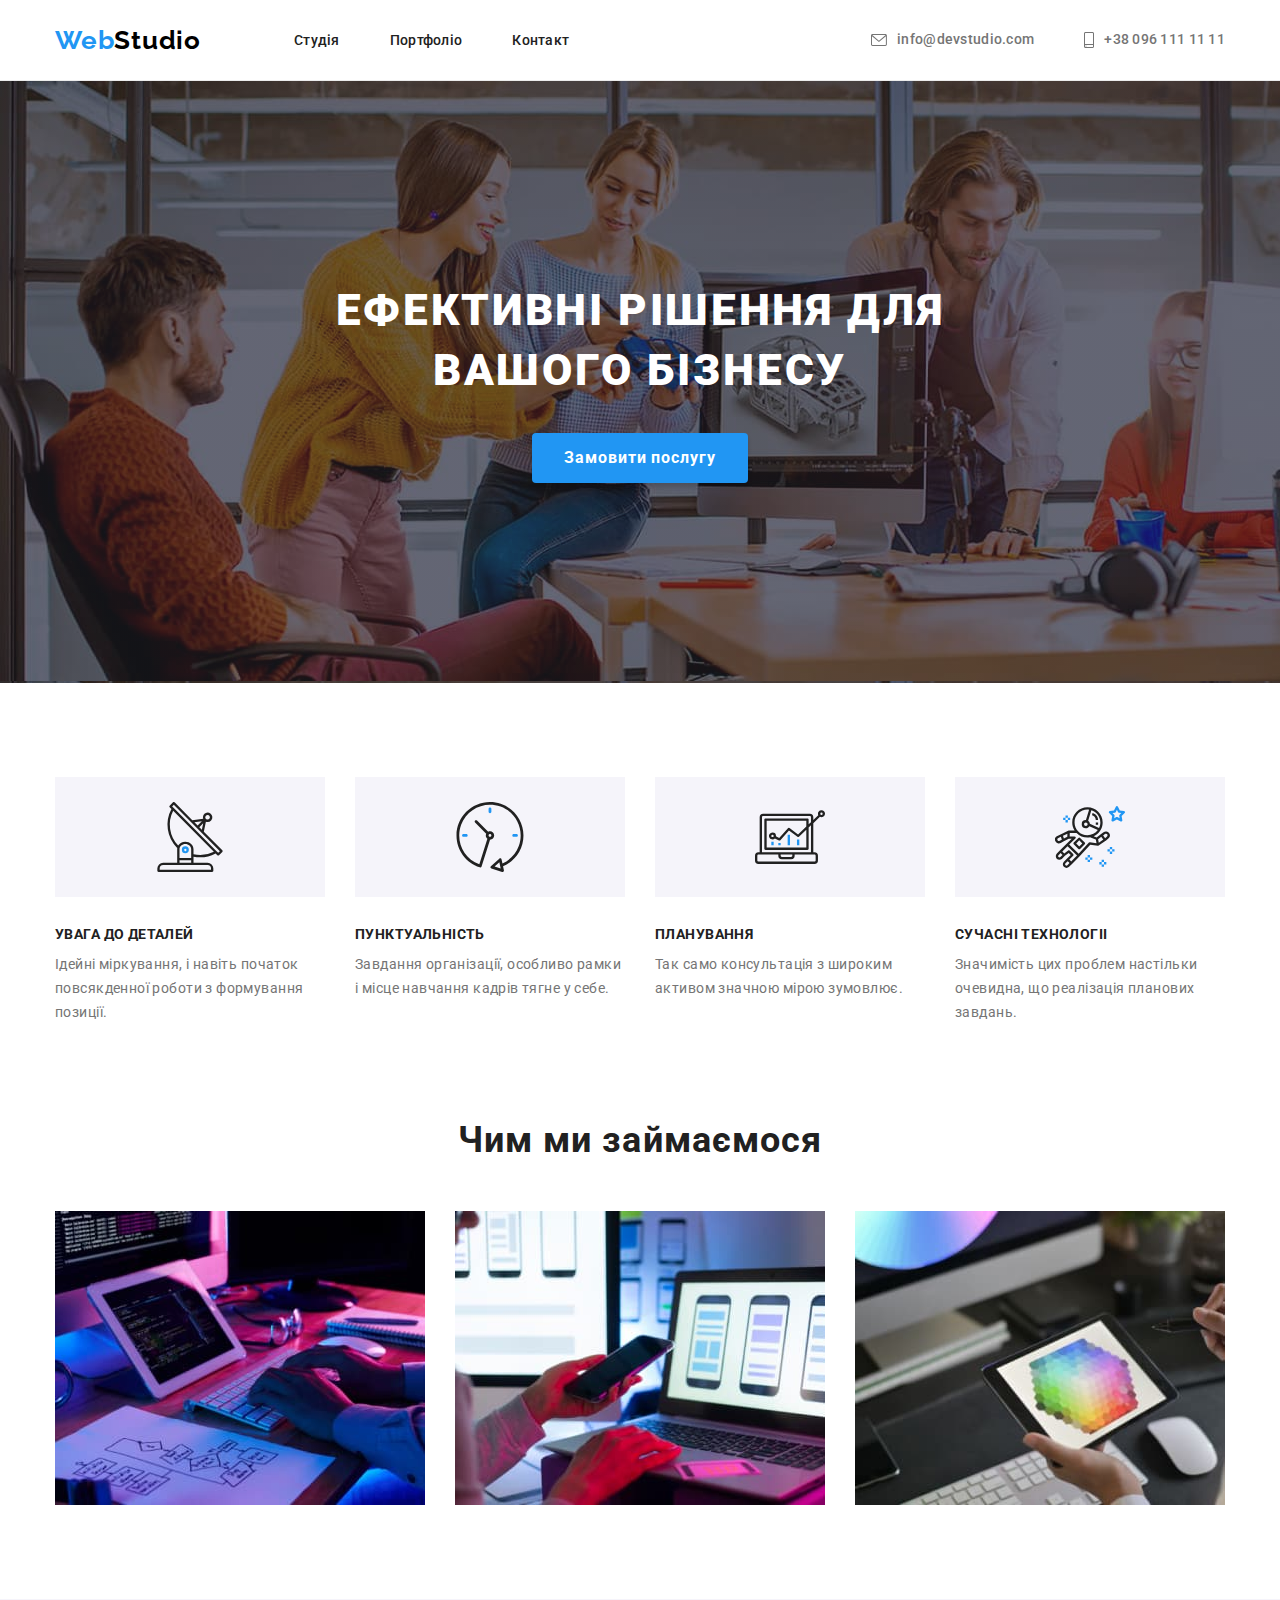
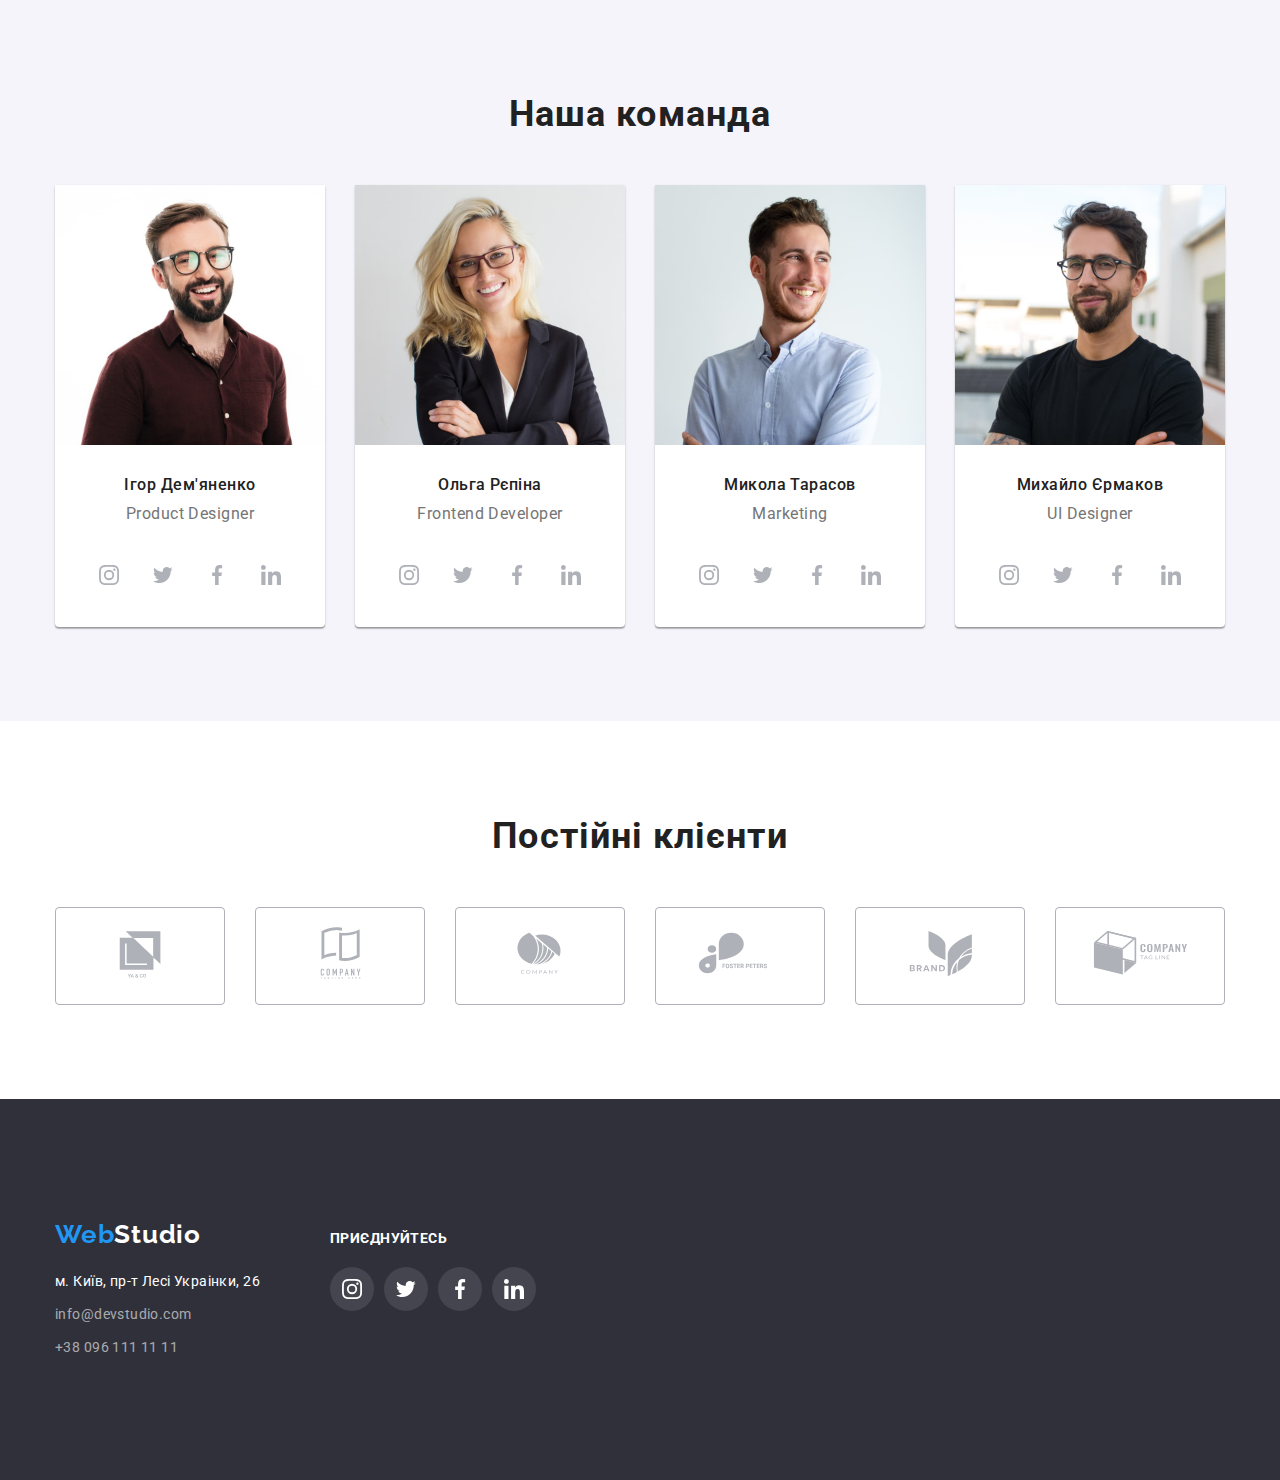
<file: index.html>
<!DOCTYPE html>
<html lang="uk">
  <head>
    <meta charset="UTF-8" />
    <meta http-equiv="X-UA-Compatible" content="IE=edge" />
    <meta name="viewport" content="width=device-width, initial-scale=1.0" />
    <title>WebStudio</title>
    <link rel="preconnect" href="https://fonts.gstatic.com" crossorigin />
    <link
      href="https://fonts.googleapis.com/css2?family=Raleway:wght@700&family=Roboto:wght@400;500;700;900&display=swap"
      rel="stylesheet"
    />

    <link
      rel="stylesheet"
      href="https://cdnjs.cloudflare.com/ajax/libs/modern-normalize/1.1.0/modern-normalize.min.css"
    />

    <link rel="stylesheet" href="./css/styles.css" />
  </head>
  <body>
    <header class="page-header">
      <div class="container">
        <nav class="nav">
          <a class="link-logo" href="./index.html"
            ><span class="logo-header">Web</span>Studio</a
          >

          <!-- Навігація на інші сторінки -->

          <ul class="site-nav">
            <li><a class="link" href="./index.html">Студія</a></li>
            <li><a class="link" href="./portfolio.html">Портфоліо</a></li>
            <li><a class="link" href="#">Контакт</a></li>
          </ul>
        </nav>
        <ul class="address">
          <li>
            <a class="contact" href="mailto:info@devstudio.com"
              ><svg class="icon-envelope">
                <use href="./images/icons.svg#envelope"></use>
              </svg>
              info@devstudio.com</a
            >
          </li>
          <li>
            <a class="contact" href="tel:+380961111111"
              ><svg class="icon-smartphone">
                <use href="./images/icons.svg#smartphone"></use></svg
              >+38 096 111 11 11</a
            >
          </li>
        </ul>
      </div>
    </header>

    <main>
      <section class="section-hero">
        <div class="container">
          <h1 class="hero-title">Ефективні рішення для вашого бізнесу</h1>
          <button type="button" class="button-primary">Замовити послугу</button>
        </div>
      </section>

      <section class="section features">
        <div class="container">
          <h2 class="visually-hidden">наші переваги</h2>
          <ul class="features">
            <li class="feature-list">
              <h3 class="caption">Увага до деталей</h3>
              <p class="text-hero">
                Ідейні міркування, і навіть початок повсякденної роботи з
                формування позиції.
              </p>
            </li>

            <li class="feature-list">
              <h3 class="caption">Пунктуальність</h3>
              <p class="text-hero">
                Завдання організації, особливо рамки і місце навчання кадрів
                тягне у себе.
              </p>
            </li>

            <li class="feature-list">
              <h3 class="caption">Планування</h3>
              <p class="text-hero">
                Так само консультація з широким активом значною мірою зумовлює.
              </p>
            </li>

            <li class="feature-list">
              <h3 class="caption">Сучасні технологіі</h3>
              <p class="text-hero">
                Значимість цих проблем настільки очевидна, що реалізація
                планових завдань.
              </p>
            </li>
          </ul>
        </div>
      </section>

      <section class="section">
        <div class="container">
          <h2 class="section-tittle">Чим ми займаємося</h2>
          <ul class="fuature-box">
            <li class="feature-card">
              <img
                class="feature"
                src="./images/box1.jpg"
                alt="Робота за комютером"
                width="370"
              />
            </li>
            <li class="feature-card">
              <img
                class="feature"
                src="./images/box2.jpg"
                alt="Робота за допомогою телефону"
                width="370"
              />
            </li>
            <li class="feature-card">
              <img
                class="feature"
                src="./images/box3.jpg"
                alt="Робота на планшеті"
                width="370"
              />
            </li>
          </ul>
        </div>
      </section>

      <section class="section team">
        <div class="container">
          <h2 class="section-tittle">Наша команда</h2>

          <ul class="team-list">
            <li class="team-card">
              <img
                class="team-img"
                src="./images/img1.jpg"
                alt="Усміхнений чоловік в окулярах"
                width="270"
              />

              <h3 class="team-name">Ігор Дем'яненко</h3>
              <p class="team-text">Product Designer</p>
              <ul class="social-links">
                <li class="link-team">
                  <a class="personal-link" href="#"
                    ><svg class="personal-link-icon">
                      <use href="./images/icons.svg#instagram"></use></svg
                  ></a>
                </li>
                <li class="link-team">
                  <a class="personal-link" href="#"
                    ><svg class="personal-link-icon">
                      <use href="./images/icons.svg#twitter"></use></svg
                  ></a>
                </li>
                <li class="link-team">
                  <a class="personal-link" href="#"
                    ><svg class="personal-link-icon">
                      <use href="./images/icons.svg#facebook"></use></svg
                  ></a>
                </li>
                <li class="link-team">
                  <a class="personal-link" href="#"
                    ><svg class="personal-link-icon">
                      <use href="./images/icons.svg#linkedin"></use></svg
                  ></a>
                </li>
              </ul>
            </li>

            <li class="team-card">
              <img
                class="team-img"
                src="./images/img2.jpg"
                alt="Жінка в окулярах"
                width="270"
              />

              <h3 class="team-name">Ольга Рєпіна</h3>
              <p class="team-text">Frontend Developer</p>
              <ul class="social-links">
                <li class="link-team">
                  <a class="personal-link" href="#"
                    ><svg class="personal-link-icon">
                      <use href="./images/icons.svg#instagram"></use></svg
                  ></a>
                </li>
                <li class="link-team">
                  <a class="personal-link" href="#"
                    ><svg class="personal-link-icon">
                      <use href="./images/icons.svg#twitter"></use></svg
                  ></a>
                </li>
                <li class="link-team">
                  <a class="personal-link" href="#"
                    ><svg class="personal-link-icon">
                      <use href="./images/icons.svg#facebook"></use></svg
                  ></a>
                </li>
                <li class="link-team">
                  <a class="personal-link" href="#"
                    ><svg class="personal-link-icon">
                      <use href="./images/icons.svg#linkedin"></use></svg
                  ></a>
                </li>
              </ul>
            </li>

            <li class="team-card">
              <img
                class="team-img"
                src="./images/img3.jpg"
                alt="Усміхнений чоловік"
                width="270"
              />

              <h3 class="team-name">Микола Тарасов</h3>
              <p class="team-text">Marketing</p>
              <ul class="social-links">
                <li class="link-team">
                  <a class="personal-link" href="#"
                    ><svg class="personal-link-icon">
                      <use href="./images/icons.svg#instagram"></use></svg
                  ></a>
                </li>
                <li class="link-team">
                  <a class="personal-link" href="#"
                    ><svg class="personal-link-icon">
                      <use href="./images/icons.svg#twitter"></use></svg
                  ></a>
                </li>
                <li class="link-team">
                  <a class="personal-link" href="#"
                    ><svg class="personal-link-icon">
                      <use href="./images/icons.svg#facebook"></use></svg
                  ></a>
                </li>
                <li class="link-team">
                  <a class="personal-link" href="#"
                    ><svg class="personal-link-icon">
                      <use href="./images/icons.svg#linkedin"></use></svg
                  ></a>
                </li>
              </ul>
            </li>

            <li class="team-card">
              <img
                class="team-img"
                src="./images/img4.jpg"
                alt="Усміхнений чоловік в окулярах"
                width="270"
              />

              <h3 class="team-name">Михайло Єрмаков</h3>
              <p class="team-text">UI Designer</p>
              <ul class="social-links">
                <li class="link-team">
                  <a class="personal-link" href="#"
                    ><svg class="personal-link-icon">
                      <use href="./images/icons.svg#instagram"></use></svg
                  ></a>
                </li>
                <li class="link-team">
                  <a class="personal-link" href="#"
                    ><svg class="personal-link-icon">
                      <use href="./images/icons.svg#twitter"></use></svg
                  ></a>
                </li>
                <li class="link-team">
                  <a class="personal-link" href="#"
                    ><svg class="personal-link-icon">
                      <use href="./images/icons.svg#facebook"></use></svg
                  ></a>
                </li>
                <li class="link-team">
                  <a class="personal-link" href="#"
                    ><svg class="personal-link-icon">
                      <use href="./images/icons.svg#linkedin"></use></svg
                  ></a>
                </li>
              </ul>
            </li>
          </ul>
        </div>
      </section>
      <section class="section">
        <div class="container">
          <h2 class="section-tittle">Постійні клієнти</h2>
          <ul class="section-logotype">
            <li class="logo-clients">
          <a class="link-clients" href="#">
            <svg class="logotype">
              <use href="./images/icons.svg#logo1"></use>
            </svg>
          </a>
        </li>
        <li class="logo-clients">
          <a class="link-clients" href="#">
            <svg class="logotype">
              <use href="./images/icons.svg#logo2"></use>
            </svg>
          </a>
        </li>
        <li class="logo-clients">
          <a class="link-clients" href="#">
            <svg class="logotype">
              <use href="./images/icons.svg#logo3"></use>
            </svg>
          </a>
        </li>
        <li class="logo-clients">
          <a class="link-clients" href="#">
            <svg class="logotype">
              <use href="./images/icons.svg#logo4"></use>
            </svg>
          </a>
        </li>
        <li class="logo-clients">
          <a class="link-clients" href="#">
            <svg class="logotype">
              <use href="./images/icons.svg#logo5"></use>
            </svg>
          </a>
        </li>
        <li class="logo-clients">
          <a class="link-clients" href="#">
            <svg class="logotype">
              <use href="./images/icons.svg#logo6"></use>
            </svg>
          </a>
        </li>
      </ul>
    </div>
      </section>
    </main>

    <footer class="footer">
      <div class="container footer">
<div class="logo-contact">
        <a class="logo" href="./index.html"
          ><span class="logo-footer">Web</span>Studio</a
        >

        <ul class="address-contact-footer">
          <li>
            <a
              class="address-footer"
               href="https://goo.gl/maps/CPtrU1FHBa2aNyZL9"
              target=" _blank"
              rel="noopener noreferrer
                            nofollow"
              >м. Київ, пр-т Лесі Украінки, 26</a
            >
          </li>
          <li>
            <a class="contact-footer" href="mailto:info@devstudio.com"
              >info@devstudio.com</a
            >
          </li>
          <li>
            <a class="contact-footer" href="tel:+380961111111"
              >+38 096 111 11 11</a
            >
          </li>
        </ul>
      </div>

<div class="networks-footer">
  <h2 class="tittle-networks-footer">Приєднуйтесь</h2>
  <ul class="social-links-footer">
    <li class="link-icons">
      <a class="icon-footer" href="#"
        ><svg class="link-instagram">
          <use href="./images/icons.svg#instagram"></use></svg
      ></a>
    </li>
    <li class="link-icons">
      <a class="icon-footer" href="#"
        ><svg class="link-twitter">
          <use href="./images/icons.svg#twitter"></use></svg
      ></a>
    </li>
    <li class="link-icons">
      <a class="icon-footer" href="#"
        ><svg class="link-facebook">
          <use href="./images/icons.svg#facebook"></use></svg
      ></a>
    </li>
    <li class="link-icons">
      <a class="icon-footer" href="#"
        ><svg class="link-linkedin">
          <use href="./images/icons.svg#linkedin"></use></svg
      ></a>
    </li>
  </ul>
  

</div>


      </div>
    </footer>
  </body>
</html>
</file>
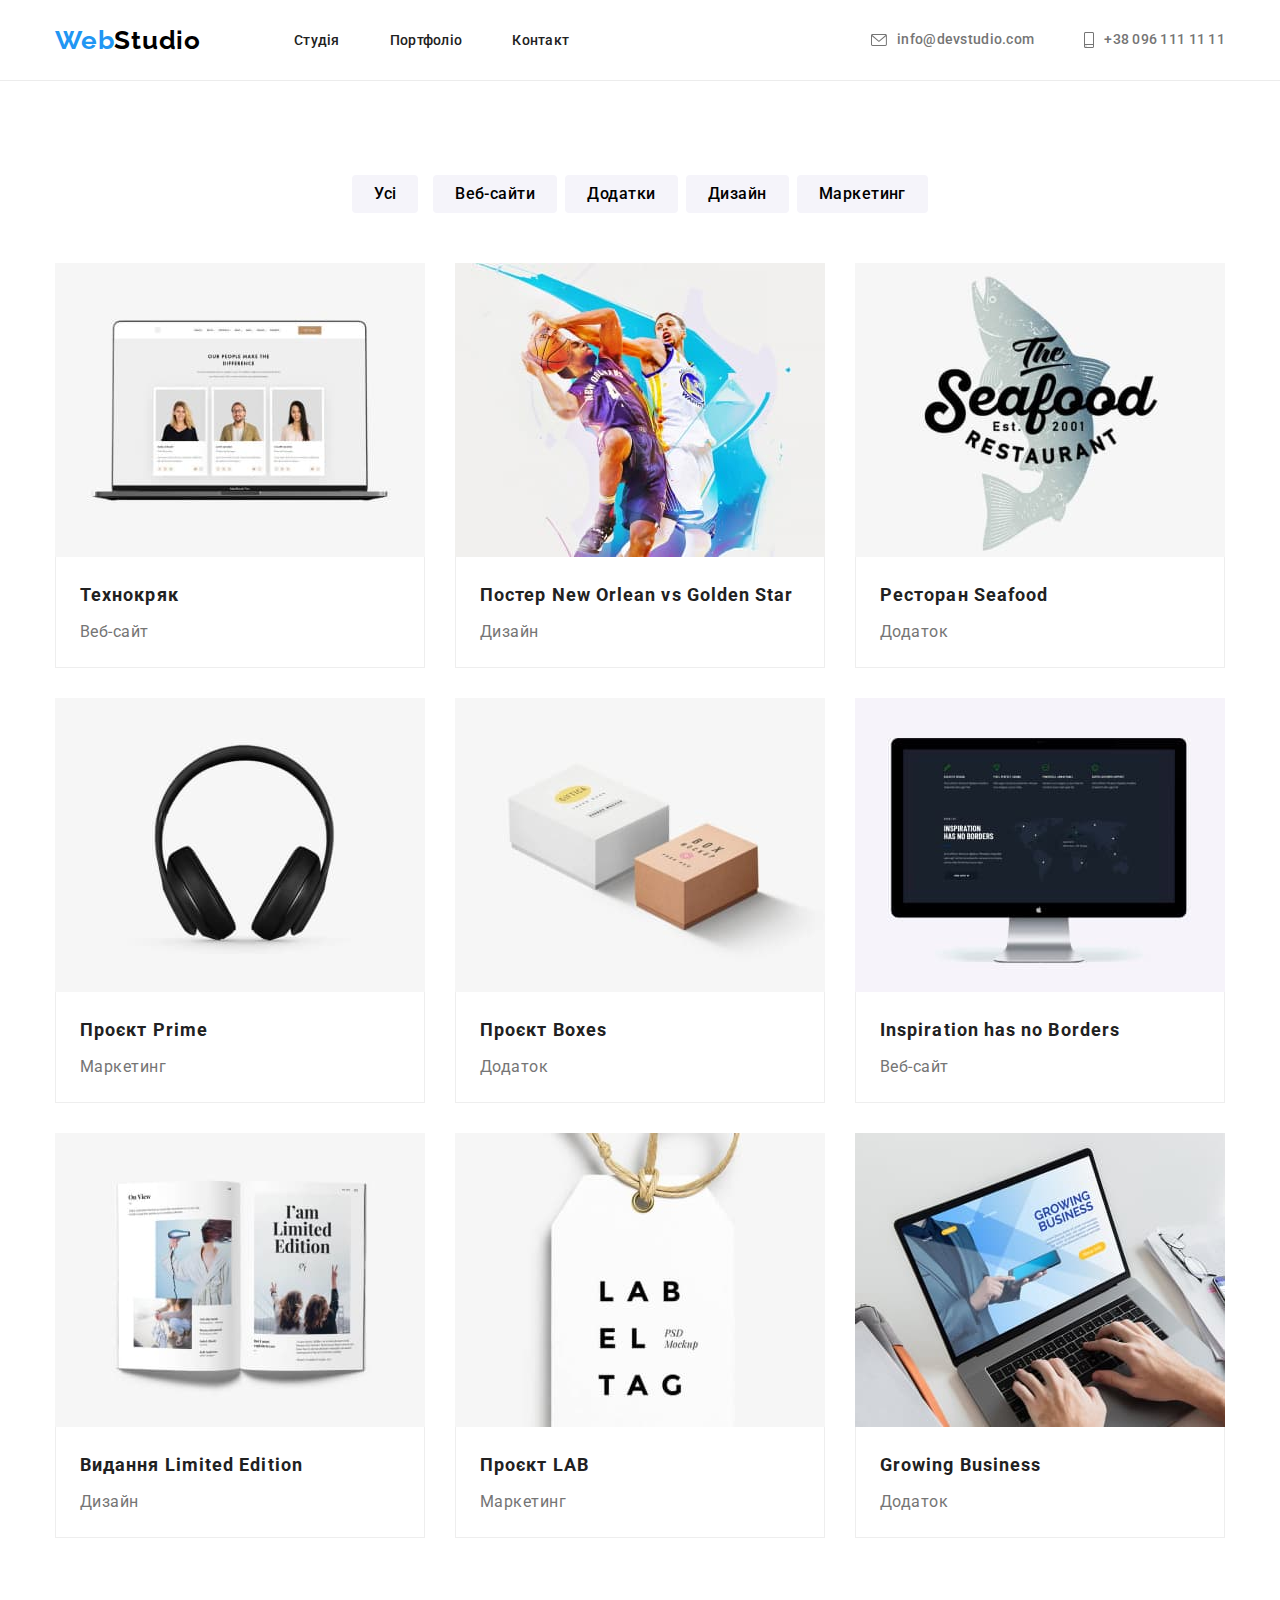
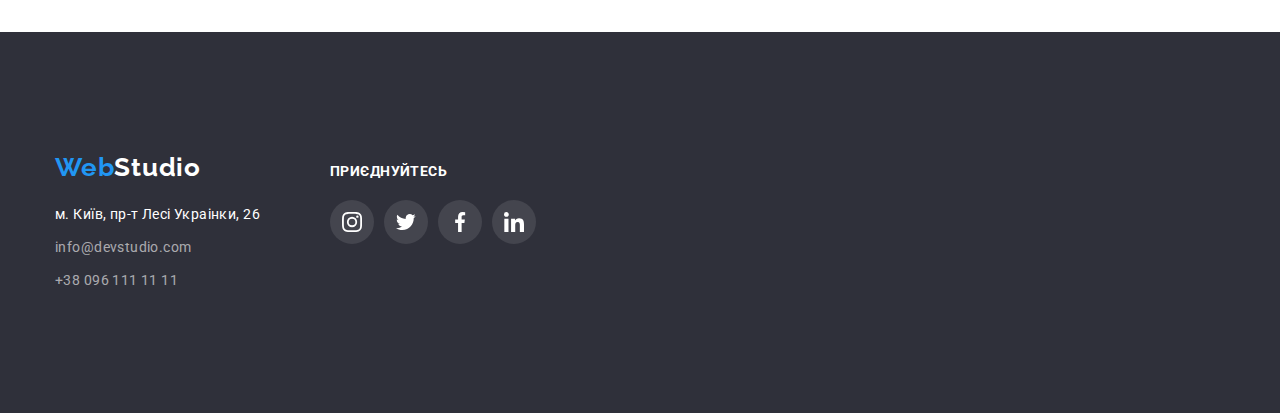
<file: portfolio.html>
<!DOCTYPE html>
<html lang="uk">
  <head>
    <meta charset="UTF-8" />
    <meta http-equiv="X-UA-Compatible" content="IE=edge" />
    <meta name="viewport" content="width=device-width, initial-scale=1.0" />
    <title>WebStudio</title>

    <link rel="preconnect" href="https://fonts.gstatic.com" crossorigin />
    <link
      href="https://fonts.googleapis.com/css2?family=Raleway:wght@700&family=Roboto:wght@400;500;700;900&display=swap"
      rel="stylesheet"
    />
    <link
      rel="stylesheet"
      href="https://cdnjs.cloudflare.com/ajax/libs/modern-normalize/1.1.0/modern-normalize.min.css"
    />

    <link rel="stylesheet" href="./css/styles.css" />
  </head>

  <body>
    <header class="page-header">
      <div class="container">
        <a class="link-logo" href="./index.html"
          ><span class="logo-header">Web</span>Studio</a
        >

        <!-- Навігація на інші сторінки -->
        <nav class="nav">
          <ul class="site-nav">
            <li><a class="link" href="./index.html">Студія</a></li>
            <li><a class="link" href="./portfolio.html">Портфоліо</a></li>
            <li><a class="link" href="#">Контакт</a></li>
          </ul>
        </nav>
        <ul class="address">
          <li>
            <a class="contact" href="mailto:info@devstudio.com"
              ><svg class="icon-envelope">
                <use href="./images/icons.svg#envelope"></use>
              </svg>
              info@devstudio.com</a
            >
          </li>
          <li>
            <a class="contact" href="tel:+380961111111"
              ><svg class="icon-smartphone">
                <use href="./images/icons.svg#smartphone"></use></svg
              >+38 096 111 11 11</a
            >
          </li>
        </ul>
      </div>
    </header>

    <main class="portfolio">
      <section class="section">
        <div class="container">
          <h1 class="visually-hidden">Портфоліо</h1>
          <ul class="filter">
            <li>
              <button type="button" class="button-secondary">Усі</button>
            </li>
            <li>
              <button type="button" class="button-secondary">Веб-сайти</button>
            </li>
            <li>
              <button type="button" class="button-secondary">Додатки</button>
            </li>
            <li>
              <button type="button" class="button-secondary">Дизайн</button>
            </li>
            <li>
              <button type="button" class="button-secondary">Маркетинг</button>
            </li>
          </ul>

          <ul class="list-project">
            <li class="flex-element">
              <a class="link-project" href="#"
                ><img
                  class="img-project"
                  src="./images2/project1.jpg"
                  alt="Люди, що посміхаються"
                  width="370"
                />
                <div class="border-box">
                  <h2 class="list-project-subtitle">Технокряк</h2>
                  <p class="text-project">Веб-сайт</p>
                </div></a
              >
            </li>

            <li class="flex-element">
              <a class="link-project" href="#"
                ><img
                  class="img-project"
                  src="./images2/project2.jpg"
                  alt="Гравці в баскетбол з м'ячем"
                  width="370"
                />
                <div class="border-box">
                  <h2 class="list-project-subtitle">
                    Постер New Orlean vs Golden Star
                  </h2>
                  <p class="text-project">Дизайн</p>
                </div></a
              >
            </li>

            <li class="flex-element">
              <a class="link-project" href="#"
                ><img
                  class="img-project"
                  src="./images2/project3.jpg"
                  alt="Логотип ресторану, на фоні з рибою"
                  width="370"
                />
                <div class="border-box">
                  <h2 class="list-project-subtitle">Ресторан Seafood</h2>
                  <p class="text-project">Додаток</p>
                </div></a
              >
            </li>

            <li class="flex-element">
              <a class="link-project" href="#"
                ><img
                  class="img-project"
                  src="./images2/project4.jpg"
                  alt="Навушники"
                  width="370"
                />
                <div class="border-box">
                  <h2 class="list-project-subtitle">Проєкт Prime</h2>
                  <p class="text-project">Маркетинг</p>
                </div></a
              >
            </li>

            <li class="flex-element">
              <a class="link-project" href="#"
                ><img
                  class="img-project"
                  src="./images2/project5.jpg"
                  alt="Коробки"
                  width="370"
                />
                <div class="border-box">
                  <h2 class="list-project-subtitle">Проєкт Boxes</h2>
                  <p class="text-project">Додаток</p>
                </div></a
              >
            </li>

            <li class="flex-element">
              <a class="link-project" href="#"
                ><img
                  class="img-project"
                  src="./images2/project6.jpg"
                  alt="Компютер"
                  width="370"
                />
                <div class="border-box">
                  <h2 class="list-project-subtitle">
                    Inspiration has no Borders
                  </h2>
                  <p class="text-project">Веб-сайт</p>
                </div></a
              >
            </li>

            <li class="flex-element">
              <a class="link-project" href="#"
                ><img
                  class="img-project"
                  src="./images2/project7.jpg"
                  alt="Відкрита книга"
                  width="370"
                />
                <div class="border-box">
                  <h2 class="list-project-subtitle">Видання Limited Edition</h2>
                  <p class="text-project">Дизайн</p>
                </div></a
              >
            </li>

            <li class="flex-element">
              <a class="link-project" href="#"
                ><img
                  class="img-project"
                  src="./images2/project8.jpg"
                  alt="Бірка"
                  width="370"
                />
                <div class="border-box">
                  <h2 class="list-project-subtitle">Проєкт LAB</h2>
                  <p class="text-project">Маркетинг</p>
                </div></a
              >
            </li>

            <li class="flex-element">
              <a class="link-project" href="#"
                ><img
                  class="img-project"
                  src="./images2/project9.jpg"
                  alt="Робота за ноутбуком"
                  width="370"
                />
                <div class="border-box">
                  <h2 class="list-project-subtitle">Growing Business</h2>
                  <p class="text-project">Додаток</p>
                </div></a
              >
            </li>
          </ul>
        </div>
      </section>
    </main>

    <footer class="footer">
      <div class="container footer">
<div class="logo-contact">
        <a class="logo" href="./index.html"
          ><span class="logo-footer">Web</span>Studio</a
        >

        <ul class="address-contact-footer">
          <li>
            <a
              class="address-footer"
              href="https://goo.gl/maps/CPtrU1FHBa2aNyZL9"
              target=" _blank"
              rel="noopener noreferrer
                            nofollow"
              >м. Київ, пр-т Лесі Украінки, 26</a
            >
          </li>
          <li>
            <a class="contact-footer" href="mailto:info@devstudio.com"
              >info@devstudio.com</a
            >
          </li>
          <li>
            <a class="contact-footer" href="tel:+380961111111"
              >+38 096 111 11 11</a
            >
          </li>
        </ul>
      </div>

<div class="networks-footer">
  <h2 class="tittle-networks-footer">Приєднуйтесь</h2>
  <ul class="social-links-footer">
    <li class="link-icons">
      <a class="icon-footer" href="#"
        ><svg class="link-instagram">
          <use href="./images/icons.svg#instagram"></use></svg
      ></a>
    </li>
    <li class="link-icons">
      <a class="icon-footer" href="#"
        ><svg class="link-twitter">
          <use href="./images/icons.svg#twitter"></use></svg
      ></a>
    </li>
    <li class="link-icons">
      <a class="icon-footer" href="#"
        ><svg class="link-facebook">
          <use href="./images/icons.svg#facebook"></use></svg
      ></a>
    </li>
    <li class="link-icons">
      <a class="icon-footer" href="#"
        ><svg class="link-linkedin">
          <use href="./images/icons.svg#linkedin"></use></svg
      ></a>
    </li>
  </ul>
  

</div>


      </div>
    </footer>
  </body>
</html>
</file>
<file: css/styles.css>
/*загальні значення*/

:root {
    --background-color-hero: #2F303A;
    --background-color-first: #FFFFFF;
    --background-color-second: #F5F5F5;
    --background-color-third: #F5F4FA;
    --color-borders: #ECECEC;
    --color-brand: #2196F3;
    --color-logo-second: #000000;
    --color-primary: #212121;
    --color-secondary: #757575;
    --color-accent: #188CE8;
    --card-set-gap: 30px;
    --color-links: #AFB1B8;
}

html {
    box-sizing: border-box;
}

*,
*::before,
*::after {
    box-sizing: inherit;
}

body {
    color: var(--color-primary);
    font-family: 'Roboto', sans-serif;
    background-color: var(--background-color-first);

}

.container {
    width: 1200px;
    padding-left: 15px;
    padding-right: 15px;
    margin-left: auto;
    margin-right: auto;
}

h1,
h2,
h3,
h4,
h5,
h6,
p,
ul {
    margin: 0;
    padding: 0;
    list-style: none;
}

a {
    text-decoration: none;
}

.section {
    padding-top: 94px;
    padding-bottom: 94px;
}

img {
    display: block;
    max-width: 100%;

}


/*header*/
/*Логотип header*/
.link-logo,
.logo-header {
    display: flex;
    vertical-align: middle;
    align-items: center;
    color: var(--color-logo-second);
    font-family: 'Raleway', sans-serif;
    font-weight: 700;
    font-size: 26px;
    line-height: 1.19;
    letter-spacing: 0.03em;
}

.logo-header {
    color: var(--color-brand);
    font-family: 'Raleway', sans-serif;
}

.link-logo:hover,
.link-logo:focus {
    color: var(--color-logo-second);
}

.logo-header:hover,
.logo-header:focus {
    color: var(--color-brand);
}

/*Навігація*/
.nav {
    display: flex;
}

.site-nav .link {
    color: var(--color-primary);
    font-weight: 500;
    font-size: 14px;
    line-height: 1.14;
    letter-spacing: 0.02em;
    padding-top: 32px;
    padding-bottom: 32px;
}

.link:hover,
.link:focus {
    color: var(--color-brand);
}

.site-nav {
    display: flex;
    margin-left: 93px;
    align-items: center;
}

.site-nav li {

    margin-right: 50px;
}

.site-nav li:last-child {
    margin-right: 0;
}

/*Контакти*/

.contact {
    display: flex;
    color: var(--color-secondary);
    font-weight: 500;
    font-size: 14px;
    line-height: 1.14;
    letter-spacing: 0.02em;
    padding-top: 32px;
    padding-bottom: 32px;
    align-items: center;
}

.contact:hover,
.contact:focus {
    color: var(--color-brand);
}

.address {
    display: flex;
    margin-left: auto;

}

.address li {
    margin-right: 50px;
}

.address li:last-child {
    margin-right: 0;
}

.page-header>.container {
    display: flex;
}

header {
    border-bottom: 1px solid #ECECEC;
}

.icon-envelope{
width: 16px;
height: 12px;
margin-right: 10px;
fill: currentColor;
}


.icon-smartphone{
    width: 10px;
    height: 16px;
    margin-right: 10px;
    fill: currentColor;
}


/*секція Hero*/
.section-hero {
    padding-top: 200px;
    padding-bottom: 200px;
    background-color: var(--background-color-hero);
    text-align: center;
    max-width: 1600px;
    background-image:linear-gradient(to right,
            rgba(47, 48, 58, 0.4),
            rgba(47, 48, 58, 0.4)),
        url('../images/hero.jpg');
    margin-right: auto;
    margin-left: auto;
    
}

.hero-title {
    color: var(--background-color-first);
    font-weight: 900;
    font-size: 44px;
    line-height: 1.36;
    letter-spacing: 0.06em;
    text-transform: uppercase;
    max-width: 696px;
    margin-right: auto;
    margin-left: auto;
    margin-bottom: 32px;
}

/*кнопкa*/
.button-primary {
    font-family: 'Roboto', sans-serif;
    color: var(--background-color-first);
    background-color: var(--color-brand);
    border-radius: 4px;
    border-style: none;
    box-shadow: 0px 4px 4px 0px #00000026;
    font-weight: 700;
    font-size: 16px;
    line-height: 1.88;
    letter-spacing: 0.06em;
    cursor: pointer;
    display: block;
    padding: 10px 32px;
    margin: auto;
}

.button-primary:hover,
.button-primary:focus {
    background-color: var(--color-accent);
}

/*Особливості features*/
.features {
    display: flex;
    padding-bottom: 0;
}

.features>.feature-list {
    flex-basis: calc(100% / 4 - var(--card-set-gap));
    margin-left: var(--card-set-gap);
}

ul.features {
    margin-left: calc(-1 * var(--card-set-gap));
}

.caption {
    margin-top: 0;
    margin-bottom: 10px;
    color: var(--color-primary);
    font-weight: 700;
    font-size: 14px;
    line-height: 1.14;
    letter-spacing: 0.03em;
    text-transform: uppercase;
}

.text-hero {
    margin-top: 0;
    margin-bottom: 0;
    color: var(--color-secondary);
    font-size: 14px;
    line-height: 1.71;
    letter-spacing: 0.03em;
}

/*<ul class="features">
<li class="feature-list">*/
.feature-list::before{
    display: block;
    margin-bottom: 30px;
    content: '';
    height: 120px;
    background-image: url(../images/antenna.svg);
    background-color: var(--background-color-third);
    background-size: auto;
    background-repeat: no-repeat;
    background-position: center;
}
.feature-list:nth-child(1):before{
    background-image: url(../images/antenna.svg);
}

.feature-list:nth-child(2):before{
    background-image: url(../images/clock.svg);
}
.feature-list:nth-child(3):before{
    background-image: url(../images/diagram.svg);
}
.feature-list:nth-child(4):before{
    background-image: url(../images/astronaut.svg);
 }
/*секція section-fuatures Чим ми займайємося*/
/* Заголоовок Чим ми займаємось та Наша команда*/
.section-tittle {
    margin-top: 0;
    margin-bottom: 50px;
    font-weight: 700;
    font-size: 36px;
    line-height: 1.17;
    text-align: center;
    letter-spacing: 0.03em;
}

.fuature-box {
    padding: 0;
    margin: 0;
    display: flex;
    margin-left: calc(-1 * var(--card-set-gap));
}

.fuature-box>.feature-card {
    flex-basis: calc(100% / 3 - var(--card-set-gap));
    margin-left: var(--card-set-gap);
}

.feature {
    width: 100%;
}


/*секція section-team Наша команда*/
.team-list {
    padding: 0;
    margin: 0;
    display: flex;
    margin-left: calc(-1 *var(--card-set-gap));
    margin-top: calc(-1 *var(--card-set-gap));
}

.team-list>.team-card {
    flex-basis: calc(100% / 4 - var(--card-set-gap));
    margin-left: var(--card-set-gap);
    margin-top: var(--card-set-gap);
}

.section.team {
    background-color: var(--background-color-third);

}

.team-card {
    background-color: var(--background-color-first);
    box-shadow: 0px 1px 3px rgba(0, 0, 0, 0.12), 0px 1px 1px rgba(0, 0, 0, 0.14), 0px 2px 1px rgba(0, 0, 0, 0.2);
    border-radius: 0px 0px 4px 4px;
    align-items: flex-start;
    text-align: center;
}



.team-img {
    margin-top: 0;
    margin-bottom: 30px;
    width: auto;
}

.team-name {
    font-weight: 500;
    font-size: 16px;
    line-height: 1.19;
    letter-spacing: 0.03em;
    margin-top: 0;
    margin-bottom: 10px;
}

.team-text {
    color: var(--color-secondary);
    font-size: 16px;
    line-height: 1.19;
    letter-spacing: 0.03em;
    margin-top: 0;
    margin-bottom: 30px;
}
/*-------------*/

.social-links{
    margin-bottom: 30px;
    display: flex;
    justify-content: center;
}
.link-team{
    margin-right: 10px;
}

.link-team:last-child{
    margin-right: 0px;
}

.personal-link{
    width: 44px;
    height: 44px;
    display: block;
    border-radius: 50%;
    padding: 12px;
    text-align: center;
    color: var(--color-links);
}

.personal-link-icon{
    width: 20px;
    height: 20px;
    fill: currentColor;
}
.personal-link:hover,
.personal-link:focus{
    background-color: var(--color-brand);
    color: var(--background-color-first);

}


/*---------------*/

.logotype{
    width:106px;
    height:60px;
    fill: currentColor;
    
}
.link-clients{
    display: block;
    padding: 16px 32px;
    border: 1px solid #AFB1B8;
    border-radius: 4px;
    color: var(--color-links);
    
    
}
.section-logotype{
    
    display: flex;
    margin: 0;
    padding: 0;
    margin-left: calc(-1 * var(--card-set-gap));
    margin-top: calc(-1 * var(--card-set-gap));
}

.section-logotype > .logo-clients {
    width: calc( 100% / 6 - var(--card-set-gap));
    margin-left: var(--card-set-gap);
    margin-top: var(--card-set-gap);
}


.link-clients:hover,
.link-clients:focus{
    color: var(--color-brand);
    border-color: var(--color-brand);

}


/*footer*/
.footer {
    background-color: var(--background-color-hero);
    padding-top: 60px;
    padding-bottom: 60px;
}

/*Логотип footer*/
.logo {
    display: inline-block;
    padding-top: 0;
    padding-bottom: 0;
    color: var(--background-color-first);
    font-family: 'Raleway', sans-serif;
    font-weight: 700;
    font-size: 26px;
    line-height: 1.19;
    letter-spacing: 0.03em;
    margin-top: 0;
    margin-bottom: 20px;
}

.logo-footer {
    color: var(--color-brand);
    font-family: 'Raleway', sans-serif;
}



.logo:hover,
.logo:focus {
    color: var(--background-color-first);
}

.logo-footer:hover,
.logo-footer:focus {
    color: var(--color-brand);
}

.address-footer {
    color: var(--background-color-first);
    font-size: 14px;
    line-height: 1.71;
    letter-spacing: 0.03em;

}

.contact-footer {
    font-size: 14px;
    line-height: 1.71;
    letter-spacing: 0.03em;
    color: rgba(255, 255, 255, 0.6);
}


.address-footer:hover,
.address-footer:focus {
    color: var(--color-brand);
}

.contact-footer:hover,
.acontact-footer:focus {
    color: var(--color-brand);
}

.address-contact-footer li {
    padding-bottom: 9px;

}

.address-contact-footer li:last-child {
    padding-bottom: 0px;
}

.tittle-networks-footer{
    margin-top: 0;
    margin-bottom: 20px;
    color: var(--background-color-first);
    font-weight: 700;
    font-size: 14px;
    line-height: 1.14;
    letter-spacing: 0.03em;
    text-transform: uppercase;
    display: inline-block;
    
}

.icon-footer{
    width: 44px;
    height: 44px;
    display: block;
    border-radius: 50%;
    border: none;
    padding: 12px;
    margin-right: 10px;
    text-align: center;
    background-color: rgba(255, 255, 255, 0.1);
}



.icon-footer svg{
    width: 20px;
    height: 20px;
    fill: var(--background-color-first);
}
.icon-footer:hover,
.icon-footer:focus{
    background-color: var(--color-brand);
    
}
.social-links-footer{
    display: flex;
    

}

.logo-contact{
    display: block;
    margin-right: 70px;
}
.footer{
    display: flex;
    vertical-align: middle;
    align-items: baseline;
    
}

.networks-footer{
    display: block;
}
/*портфоліо проєкти*/


/*H1 */

.visually-hidden {
    color: rgba(0, 0, 0, 0);
    position: absolute;
    width: 1px;
    height: 1px;
    margin: -1px;
    border: 0;
    padding: 0;
    white-space: nowrap;
    clip-path: inset(100%);
    clip: rect(0 0 0 0);
    overflow: hidden;
}

.button-secondary {
    font-family: 'Roboto', sans-serif;
    background-color: var(--background-color-third);
    border-radius: 4px;
    border-style: none;
    font-weight: 500;
    font-size: 16px;
    line-height: 1.62;
    text-align: center;
    letter-spacing: 0.03em;
    cursor: pointer;
    display: inline-block;
    padding: 6px 22px;
}

.button-secondary:hover,
.button-secondary:focus {
    color: var(--background-color-first);
    background-color: var(--color-brand);
    box-shadow: 0px 2px 2px 0px hsla(0, 0%, 0%, 0.12), 0px 1px 2px 0px hsla(0, 0%, 0%, 0.08), 0px 3px 1px 0px hsla(0, 0%, 0%, 0.1);

}

.filter {
    display: flex;
    justify-content: center;
    margin-bottom: 50px;
}

.filter li {
    margin-right: 8px;
    min-width: 73px;

}

.filter li:last-child {
    margin-right: 0;
}

/*Проєкти*/
.portfolio .section {
    padding-top: 94px;
}

.list-project {
    display: flex;
    flex-wrap: wrap;
    margin: 0;
    padding: 0;
    margin-left: calc(-1 * var(--card-set-gap));
    margin-top: calc(-1 * var(--card-set-gap));
}

.list-project > .flex-element {
    flex-basis: calc(100% / 3 - var(--card-set-gap));
    margin-left: var(--card-set-gap);
    margin-top: var(--card-set-gap);
}

.border-box {
    border-left: 1px solid #EEEEEE;
    border-right: 1px solid #EEEEEE;
    border-bottom: 1px solid #EEEEEE;
    padding: 20px 24px;
}
.img-project{
    width: 100%;
}
.list-project-subtitle {
    color: var(--color-primary);
    font-weight: 700;
    font-size: 18px;
    line-height: 2;
    letter-spacing: 0.06em;
    margin-bottom: 4px;

}

.text-project {
    color: var(--color-secondary);
    font-size: 16px;
    line-height: 1.88;
    letter-spacing: 0.03em;

}

.list-project-subtitle:hover,
.list-project-subtitle:focus {
    color: var(--color-primary);
}

.text-project:hover,
.text-project:focus {
    color: var(--color-secondary);
}


.link-project {
    text-decoration: none;
}
.flex-element:hover,
.flex-element:focus{
    box-shadow: 1px 4px 6px 0px hsla(0, 0%, 0%, 0.16), 0px 4px 4px 0px hsla(0, 0%, 0%, 0.06), 0px 1px 1px 0px hsla(0, 0%, 0%, 0.12);
}
</file>
